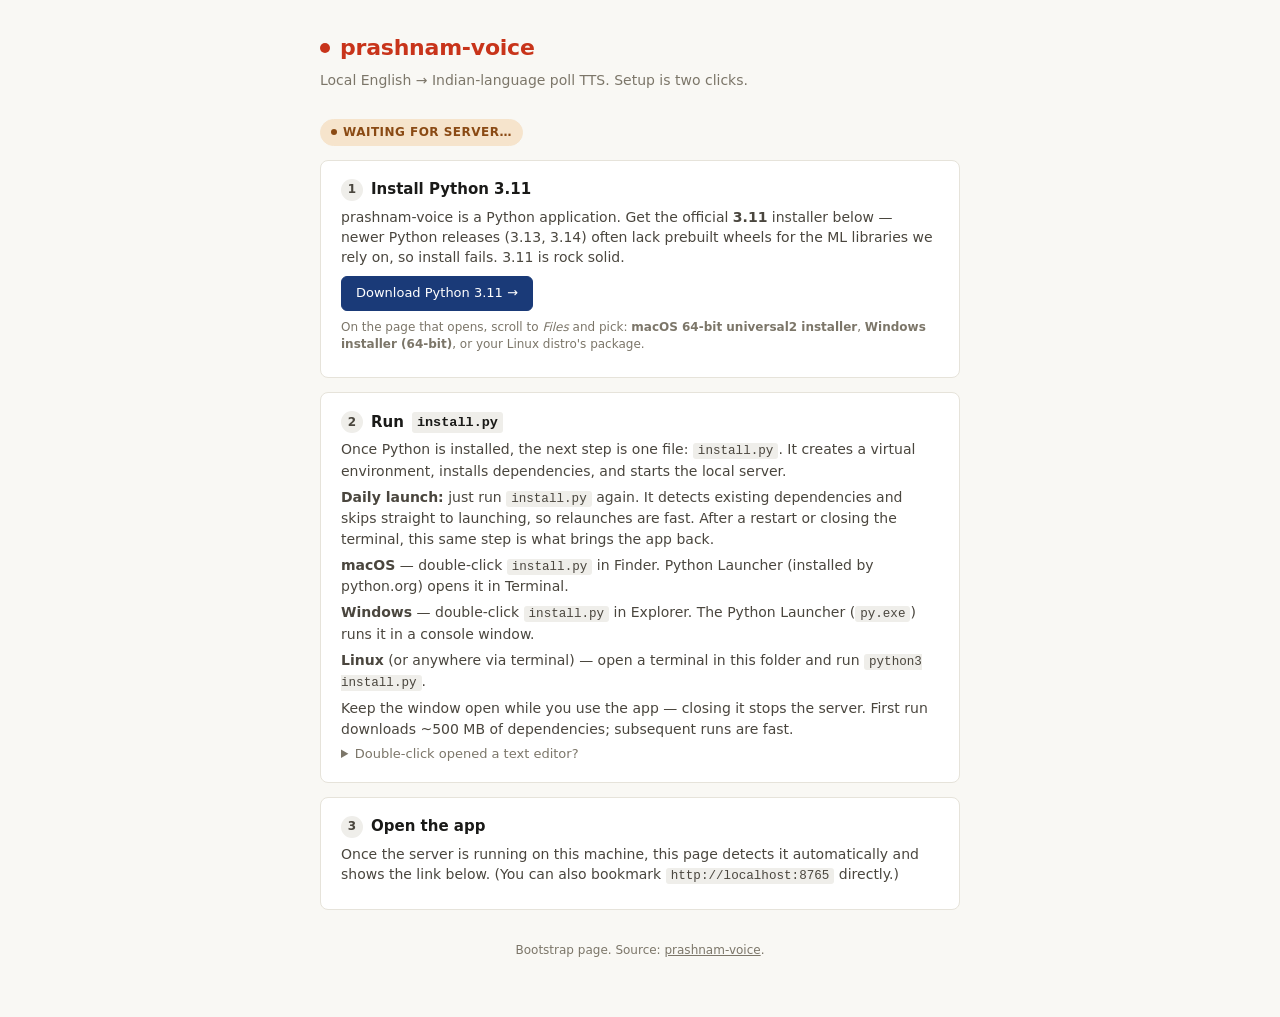
<file: index.html>
<!doctype html>
<html lang="en">
<head>
  <meta charset="utf-8" />
  <meta name="viewport" content="width=device-width,initial-scale=1" />
  <title>prashnam-voice — setup</title>
  <style>
    /* CHUNA palette — same as the running app. */
    :root {
      --bg: #f9f8f4;
      --card: #ffffff;
      --row: #efeeea;
      --line: #e6e3da;
      --line-strong: #cfcabb;
      --ink: #1a1a18;
      --ink-2: #4a463e;
      --muted: #7c7669;
      --brand: #c8341a;
      --brand-soft: #f5d8cf;
      --accent: #1a3a78;
      --accent-fg: #ffffff;
      --accent-soft: #d8e0f0;
      --good: #4a6b2a;
      --good-bg: #e3eed5;
      --warn: #8a4a14;
      --warn-bg: #f6e4cc;
    }
    * { box-sizing: border-box; }
    body {
      font-family: -apple-system, "SF Pro Text", system-ui, sans-serif;
      margin: 0; padding: 32px 16px 64px;
      background: var(--bg); color: var(--ink); line-height: 1.45;
    }
    .wrap { max-width: 640px; margin: 0 auto; }

    .brand-row {
      display: flex; align-items: center; gap: 10px;
      margin-bottom: 6px;
    }
    .brand-dot {
      width: 10px; height: 10px; border-radius: 50%;
      background: var(--brand);
    }
    h1 {
      margin: 0; font-size: 22px; font-weight: 700;
      letter-spacing: -0.01em; color: var(--brand);
    }
    .tagline { color: var(--muted); font-size: 14px; margin: 0 0 28px; }

    .status-pill {
      display: inline-flex; align-items: center; gap: 6px;
      font-size: 12px; font-weight: 600;
      padding: 4px 10px; border-radius: 999px;
      letter-spacing: 0.04em; text-transform: uppercase;
      background: var(--row); color: var(--ink-2);
      border: 1px solid var(--line);
    }
    .status-pill.waiting { background: var(--warn-bg); color: var(--warn); border-color: var(--warn-bg); }
    .status-pill.ok { background: var(--good-bg); color: var(--good); border-color: var(--good-bg); }
    .status-pill .dot { width: 6px; height: 6px; border-radius: 50%; background: currentColor; }
    .status-pill.waiting .dot { animation: pulse 1.4s ease-in-out infinite; }
    @keyframes pulse {
      0%, 100% { opacity: 0.4; }
      50%      { opacity: 1; }
    }

    .card {
      background: var(--card);
      border: 1px solid var(--line);
      border-radius: 8px;
      padding: 18px 20px;
      margin: 14px 0;
    }
    .card h2 {
      margin: 0 0 4px;
      font-size: 15px; font-weight: 600;
      display: flex; align-items: center; gap: 8px;
    }
    .card .num {
      width: 22px; height: 22px; border-radius: 50%;
      display: inline-flex; align-items: center; justify-content: center;
      background: var(--row); color: var(--ink-2);
      font-size: 12px; font-weight: 700;
    }
    .card.done .num { background: var(--good-bg); color: var(--good); }
    .card.done .num::after { content: "✓"; }
    .card.done .num span { display: none; }
    .card p { margin: 6px 0; color: var(--ink-2); font-size: 14px; }
    .card pre {
      background: var(--row); border-radius: 6px;
      padding: 10px 12px;
      font-family: ui-monospace, "SF Mono", monospace;
      font-size: 12px; color: var(--ink);
      overflow-x: auto;
      margin: 8px 0;
    }
    .card code {
      font-family: ui-monospace, "SF Mono", monospace;
      background: var(--row); padding: 1px 5px; border-radius: 3px;
      font-size: 90%;
    }

    .actions { display: flex; flex-wrap: wrap; gap: 8px; margin-top: 8px; }
    a.button, button {
      display: inline-flex; align-items: center; gap: 6px;
      cursor: pointer; font-size: 13px; font-family: inherit;
      padding: 7px 14px; border-radius: 6px;
      border: 1px solid var(--line-strong);
      background: var(--card); color: var(--ink);
      text-decoration: none;
    }
    a.button.primary, button.primary {
      background: var(--accent); color: var(--accent-fg);
      border-color: var(--accent);
    }
    a.button.primary:hover, button.primary:hover { background: #15306a; border-color: #15306a; }
    a.button.ghost { background: var(--card); }
    a.button.ghost:hover { background: var(--row); }

    .open-app {
      margin-top: 24px;
      padding: 18px 20px;
      background: var(--accent-soft);
      border: 1px solid var(--accent);
      border-radius: 8px;
      display: none;
    }
    .open-app.show { display: block; }
    .open-app h2 { margin: 0 0 4px; color: var(--accent); }
    .open-app a.button.primary { font-size: 14px; padding: 10px 18px; }

    footer {
      margin-top: 32px;
      font-size: 12px; color: var(--muted); text-align: center;
    }
    footer a { color: var(--muted); }
  </style>
</head>
<body>
  <div class="wrap">
    <div class="brand-row">
      <span class="brand-dot"></span>
      <h1>prashnam-voice</h1>
    </div>
    <p class="tagline">
      Local English → Indian-language poll TTS. Setup is two clicks.
    </p>

    <div id="status">
      <span id="status-pill" class="status-pill waiting"><span class="dot"></span><span id="status-text">Checking for server…</span></span>
    </div>

    <section id="step1" class="card">
      <h2><span class="num"><span>1</span></span> Install Python 3.11</h2>
      <p>
        prashnam-voice is a Python application. Get the official <strong>3.11</strong>
        installer below — newer Python releases (3.13, 3.14) often lack prebuilt
        wheels for the ML libraries we rely on, so install fails. 3.11 is rock solid.
      </p>
      <div class="actions">
        <a class="button primary" href="https://www.python.org/downloads/release/python-3119/" target="_blank" rel="noopener">Download Python 3.11 →</a>
      </div>
      <p style="font-size:12px; color:var(--muted); margin-top:8px;">
        On the page that opens, scroll to <em>Files</em> and pick:
        <strong>macOS 64-bit universal2 installer</strong>,
        <strong>Windows installer (64-bit)</strong>, or your Linux distro's package.
      </p>
    </section>

    <section id="step2" class="card">
      <h2><span class="num"><span>2</span></span> Run <code>install.py</code></h2>
      <p>
        Once Python is installed, the next step is one file: <code>install.py</code>.
        It creates a virtual environment, installs dependencies, and starts the
        local server.
      </p>
      <p class="muted small">
        <strong>Daily launch:</strong> just run <code>install.py</code> again.
        It detects existing dependencies and skips straight to launching, so
        relaunches are fast. After a restart or closing the terminal, this
        same step is what brings the app back.
      </p>
      <p>
        <strong>macOS</strong> — double-click <code>install.py</code> in Finder. Python
        Launcher (installed by python.org) opens it in Terminal.
      </p>
      <p>
        <strong>Windows</strong> — double-click <code>install.py</code> in Explorer.
        The Python Launcher (<code>py.exe</code>) runs it in a console window.
      </p>
      <p>
        <strong>Linux</strong> (or anywhere via terminal) — open a terminal in this
        folder and run <code>python3 install.py</code>.
      </p>
      <p>
        Keep the window open while you use the app — closing it stops the server.
        First run downloads ~500 MB of dependencies; subsequent runs are fast.
      </p>
      <details>
        <summary style="cursor:pointer; font-size:13px; color:var(--muted);">Double-click opened a text editor?</summary>
        <p style="font-size:13px;">
          That means your system isn't associating <code>.py</code> with Python.
          Open a terminal in this folder and run <code>python3 install.py</code>
          instead. (On macOS, the python.org installer should have set this up;
          if you used Homebrew or pyenv, the terminal route is the way.)
        </p>
      </details>
    </section>

    <section id="step3" class="card">
      <h2><span class="num"><span>3</span></span> Open the app</h2>
      <p>
        Once the server is running on this machine, this page detects it automatically and
        shows the link below. (You can also bookmark
        <code>http://localhost:8765</code> directly.)
      </p>
    </section>

    <section id="open" class="open-app">
      <h2>✓ Server detected</h2>
      <p id="open-detail"></p>
      <a class="button primary" id="open-link" href="http://localhost:8765">Open prashnam-voice →</a>
    </section>

    <footer>
      Bootstrap page. Source: <a href="https://github.com/" target="_blank" rel="noopener">prashnam-voice</a>.
    </footer>
  </div>

  <script>
    // Probe a small port range and lock onto whichever port the server
    // bound to. install.py picks the first free port in the same range,
    // so this stays in sync no matter which one it ended up on.
    const PORT_RANGE_START = 8765;
    const PORT_RANGE_COUNT = 11;
    const PORTS = Array.from(
      { length: PORT_RANGE_COUNT },
      (_, i) => PORT_RANGE_START + i,
    );
    const POLL_MS = 2000;
    const PROBE_TIMEOUT_MS = 600;
    // Remember the last working port so subsequent polls go straight there.
    const LS_PORT_KEY = "prashnam-voice.lastPort";

    const $ = (id) => document.getElementById(id);
    let lastState = null;     // "down" | "running"
    let activePort = parseInt(localStorage.getItem(LS_PORT_KEY) || "0", 10) || null;

    async function probeOne(port) {
      const ctrl = new AbortController();
      const timer = setTimeout(() => ctrl.abort(), PROBE_TIMEOUT_MS);
      try {
        const r = await fetch(`http://localhost:${port}/api/health`, {
          cache: "no-store",
          signal: ctrl.signal,
        });
        if (!r.ok) return null;
        return await r.json();
      } catch {
        return null;
      } finally {
        clearTimeout(timer);
      }
    }

    async function poll() {
      // Re-check the last-known port first; that's the common steady state.
      if (activePort) {
        const payload = await probeOne(activePort);
        if (payload && payload.status === "ok") {
          return showRunning(payload, activePort);
        }
        activePort = null;
        localStorage.removeItem(LS_PORT_KEY);
      }
      // Probe the range top-to-bottom until something answers.
      for (const p of PORTS) {
        const payload = await probeOne(p);
        if (payload && payload.status === "ok") {
          activePort = p;
          localStorage.setItem(LS_PORT_KEY, String(p));
          return showRunning(payload, p);
        }
      }
      showDown();
    }

    function showDown() {
      if (lastState === "down") return;
      lastState = "down";
      const pill = $("status-pill");
      pill.className = "status-pill waiting";
      $("status-text").textContent = "Waiting for server…";
      $("open").classList.remove("show");
      $("step1").classList.remove("done");
      $("step2").classList.remove("done");
      $("step3").classList.remove("done");
    }

    function showRunning(payload, port) {
      if (lastState === "running") return;
      lastState = "running";
      const pill = $("status-pill");
      pill.className = "status-pill ok";
      const portLabel = port === PORT_RANGE_START ? "" : ` · port ${port}`;
      pill.innerHTML = `<span class="dot"></span>Server running · v${payload.version}${portLabel}`;
      $("step1").classList.add("done");
      $("step2").classList.add("done");
      $("step3").classList.add("done");

      const base = `http://localhost:${port}`;
      const target = payload.onboarded ? `${base}/` : `${base}/onboarding`;
      const link = $("open-link");
      link.href = target;
      $("open-detail").textContent = payload.onboarded
        ? "All set. Open the app to start a project."
        : "First-time setup is needed. We'll guide you through it.";
      $("open").classList.add("show");
    }

    poll();
    setInterval(poll, POLL_MS);
  </script>
</body>
</html>
</file>
